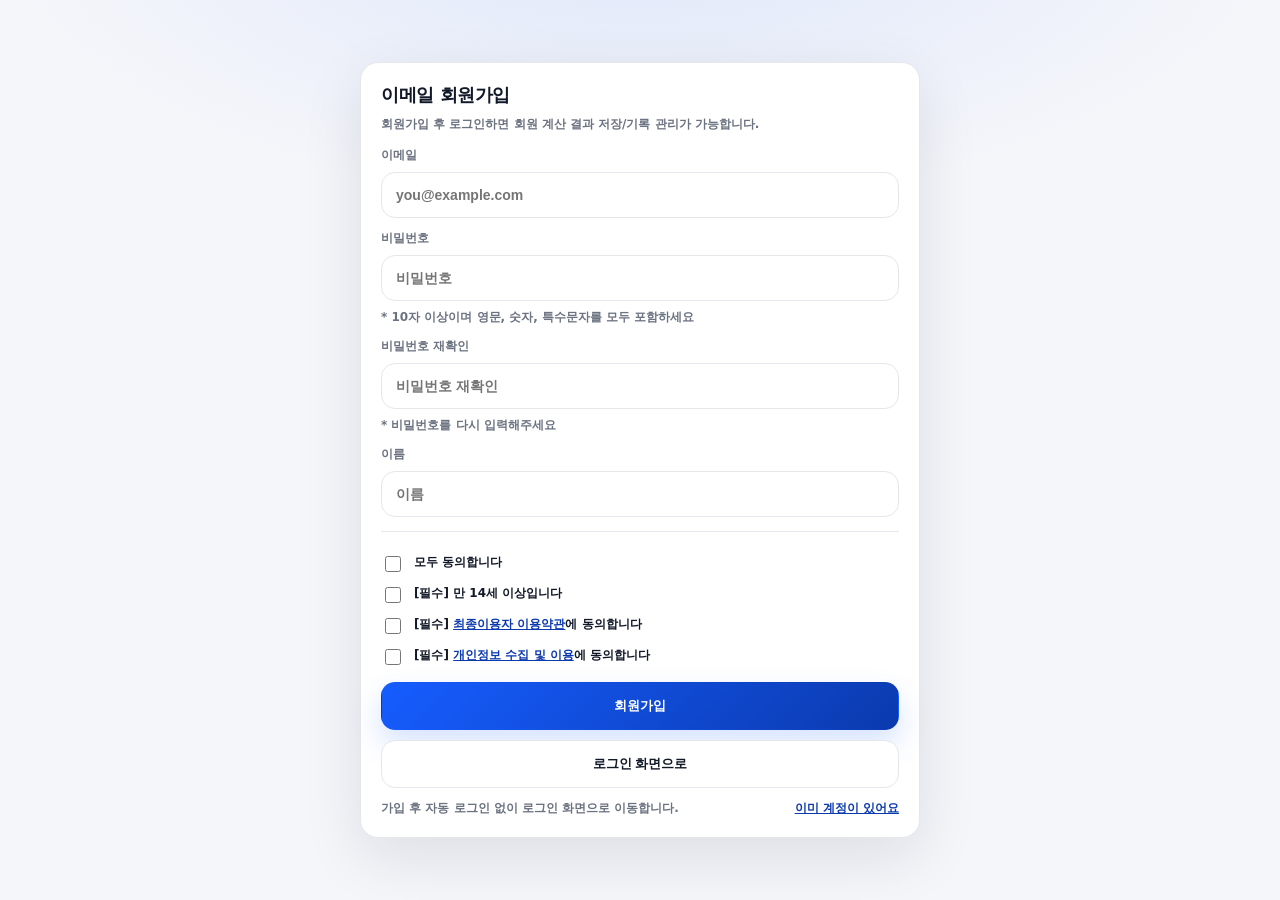
<file: frontend/register.html>
<!doctype html>
<html lang="ko">
<head>
  <meta charset="utf-8" />
  <meta name="viewport" content="width=device-width,initial-scale=1,viewport-fit=cover" />
  <title>TS — 회원가입</title>
  <link rel="manifest" href="./manifest.json" />
  <meta name="theme-color" content="#0D3EDB" />
  <link rel="icon" href="./icon-192.png" />
  <link rel="apple-touch-icon" href="./icon-192.png" />
  <meta name="mobile-web-app-capable" content="yes" />
  <meta name="apple-mobile-web-app-capable" content="yes" />
  <meta name="apple-mobile-web-app-status-bar-style" content="default" />
  <meta name="apple-mobile-web-app-title" content="TS" />

  <style>
    :root{
      --bg:#f5f6fa;
      --card:#ffffff;
      --line:#e5e7eb;
      --text:#111827;
      --muted:#6b7280;

      /* ✅ 로그인 버튼과 동일 */
      --brand:#165DFF;
      --brand2:#0B3AAE;

      --shadow:0 20px 60px rgba(15,23,42,.10);
      --radius:18px;
    }
    *{ box-sizing:border-box; }
    body{
      margin:0;
      font-family: ui-sans-serif, system-ui, -apple-system, "Segoe UI", Roboto, "Noto Sans KR", Arial, sans-serif;
      background: radial-gradient(1100px 500px at 50% -10%, rgba(22,93,255,.10), transparent 60%), var(--bg);
      color:var(--text);
    }
    .wrap{
      min-height:100vh;
      display:grid;
      place-items:center;
      padding:24px 14px;
    }
    .card{
      width:min(560px, 100%);
      background:var(--card);
      border:1px solid var(--line);
      border-radius: var(--radius);
      box-shadow: var(--shadow);
      padding:20px;
    }

    .title{
      margin:0;
      font-size: 18px;
      font-weight: 1000;
      letter-spacing: -.4px;
    }
    .desc{
      margin:8px 0 14px;
      font-size: 12px;
      color: var(--muted);
      font-weight: 850;
      line-height: 1.5;
    }

    label{
      display:block;
      margin: 12px 0 8px;
      font-size: 12px;
      color: var(--muted);
      font-weight: 900;
    }
    input{
      width:100%;
      height: 46px;
      border-radius: 14px;
      border:1px solid var(--line);
      padding: 0 14px;
      font-size: 14px;
      outline:none;
      font-weight: 900;
    }
    input:focus{
      border-color: rgba(22,93,255,.45);
      box-shadow: 0 0 0 4px rgba(22,93,255,.12);
    }

    .hint{
      margin-top:8px;
      color: var(--muted);
      font-size: 12px;
      font-weight: 800;
    }

    .btn{
      width:100%;
      height: 48px;
      border-radius: 14px;
      border:1px solid transparent;
      font-weight:1000;
      cursor:pointer;
      background:#fff;
    }
    .btnPrimary{
      background: linear-gradient(135deg, var(--brand), var(--brand2));
      color:#fff;
      border-color: transparent;
      box-shadow: 0 14px 30px rgba(22,93,255,.18);
    }
    .btnGhost{
      background:#fff;
      border:1px solid var(--line);
      color:#111827;
    }

    .btnRow{
      display:grid;
      gap:10px;
      margin-top: 14px;
    }

    /* ✅ 동의 영역(사진2 느낌) */
    .agreeBox{
      margin-top: 14px;
      padding-top: 12px;
      border-top:1px solid var(--line);
    }
    .agreeRow{
      display:flex;
      align-items:flex-start;
      gap:10px;
      margin: 10px 0;
      font-size: 12px;
      font-weight: 900;
      color: var(--text);
    }
    .agreeRow input{
      width:16px;
      height:16px;
      margin-top:2px;
    }
    .agreeLabel{
      line-height:1.35;
    }
    .termLink{
      cursor:pointer;
      color: var(--brand2);
      text-decoration: underline;
      font-weight: 1000;
    }
    .termBody{
      display:none;
      margin: 8px 0 0 26px;
      padding: 10px 12px;
      border:1px solid var(--line);
      border-radius: 12px;
      background:#f8fafc;
      color:#334155;
      font-size: 12px;
      line-height: 1.55;
      white-space: pre-wrap;
    }
    .termBody.on{ display:block; }

    .msg{
      display:none;
      margin-top:12px;
      padding: 10px 12px;
      border-radius: 12px;
      border:1px solid rgba(239,68,68,.20);
      background: rgba(239,68,68,.08);
      color: #7f1d1d;
      font-weight: 900;
      white-space: pre-wrap;
      line-height: 1.45;
    }
    .msg.ok{
      border-color: rgba(34,197,94,.22);
      background: rgba(34,197,94,.10);
      color:#14532d;
    }

    .foot{
      display:flex;
      justify-content: space-between;
      align-items:center;
      gap:10px;
      margin-top: 12px;
      flex-wrap:wrap;
      font-size:12px;
      color:var(--muted);
      font-weight: 850;
    }
    .foot a{
      color: var(--brand2);
      text-decoration: underline;
      font-weight: 950;
    }
  </style>

  <script defer src="./register.js"></script>
</head>

<body>
  <div class="wrap">
    <div class="card">
      <h1 class="title">이메일 회원가입</h1>
      <p class="desc">회원가입 후 로그인하면 회원 계산 결과 저장/기록 관리가 가능합니다.</p>

      <form id="registerForm" onsubmit="return false;" action="javascript:void(0)" novalidate>
        <label>이메일</label>
        <input id="email" type="email" placeholder="you@example.com" autocomplete="username" />

        <label>비밀번호</label>
        <input id="password" type="password" placeholder="비밀번호" autocomplete="new-password" />
        <div class="hint">* 10자 이상이며 영문, 숫자, 특수문자를 모두 포함하세요</div>

        <!-- ✅ 비밀번호 재확인 추가 -->
        <label>비밀번호 재확인</label>
        <input id="password2" type="password" placeholder="비밀번호 재확인" autocomplete="new-password" />
        <div class="hint">* 비밀번호를 다시 입력해주세요</div>

        <!-- ✅ 이름 입력 추가 -->
        <label>이름</label>
        <input id="name" type="text" placeholder="이름" autocomplete="name" />

        <!-- ✅ 동의 체크박스(사진2 구조) -->
        <div class="agreeBox">
          <div class="agreeRow">
            <input id="agreeAll" type="checkbox" />
            <div class="agreeLabel">모두 동의합니다</div>
          </div>

          <div class="agreeRow">
            <input id="agreeAge" type="checkbox" />
            <div class="agreeLabel">[필수] 만 14세 이상입니다</div>
          </div>

          <div class="agreeRow">
            <input id="agreeTerms" type="checkbox" />
            <div class="agreeLabel">
              [필수] <span class="termLink" id="toggleTerms">최종이용자 이용약관</span>에 동의합니다
              <div class="termBody" id="termsBody">
[최종이용자 이용약관] (요약/샘플)
1. 본 서비스는 사용자가 입력한 정보(매출/비용 등)를 기반으로 세금 및 지표를 추정하여 제공합니다.
2. 제공되는 결과는 참고용 추정치이며, 실제 세무 신고·납부 결과와 차이가 발생할 수 있습니다.
3. 사용자는 입력값의 정확성에 대한 책임을 가지며, 서비스 제공자는 해당 입력값의 진실성을 보증하지 않습니다.
4. 서비스 이용 과정에서 발생하는 분쟁은 관련 법령 및 약관에 따릅니다.

※ 실제 서비스 운영 시 변호사/노무사/세무사 검토 문구로 교체 권장
              </div>
            </div>
          </div>

          <div class="agreeRow">
            <input id="agreePrivacy" type="checkbox" />
            <div class="agreeLabel">
              [필수] <span class="termLink" id="togglePrivacy">개인정보 수집 및 이용</span>에 동의합니다
              <div class="termBody" id="privacyBody">
[개인정보 수집 및 이용] (요약/샘플)
- 수집 항목: 이메일, 비밀번호(해시 처리), 이름(선택 또는 필수 운영 정책에 따름)
- 이용 목적: 회원 식별/가입 처리, 로그인 인증, 회원 기록(계산 결과/저장 데이터) 제공
- 보관 기간: 회원 탈퇴 시까지(또는 관련 법령에 따른 보관 의무 기간)
- 제3자 제공: 원칙적으로 제공하지 않음(단, 법령에 따른 경우 예외)
- 처리 위탁: 서비스 운영에 필요한 경우 위탁 가능(위탁 시 고지)

※ 실제 서비스 운영 시 개인정보처리방침 전문으로 교체 권장
              </div>
            </div>
          </div>
        </div>

        <!-- ✅ API Base URL 숨김 유지 -->
        <input id="apiBase" type="hidden" value="" />

        <div class="btnRow">
          <button id="btnRegister" class="btn btnPrimary" type="button">회원가입</button>
          <button id="btnGoLogin" class="btn btnGhost" type="button">로그인 화면으로</button>
        </div>

        <div class="msg" id="msgBox"></div>

        <div class="foot">
          <span>가입 후 자동 로그인 없이 로그인 화면으로 이동합니다.</span>
          <a href="./login.html">이미 계정이 있어요</a>
        </div>
      </form>
    </div>
  </div>
</body>
</html>
</file>
